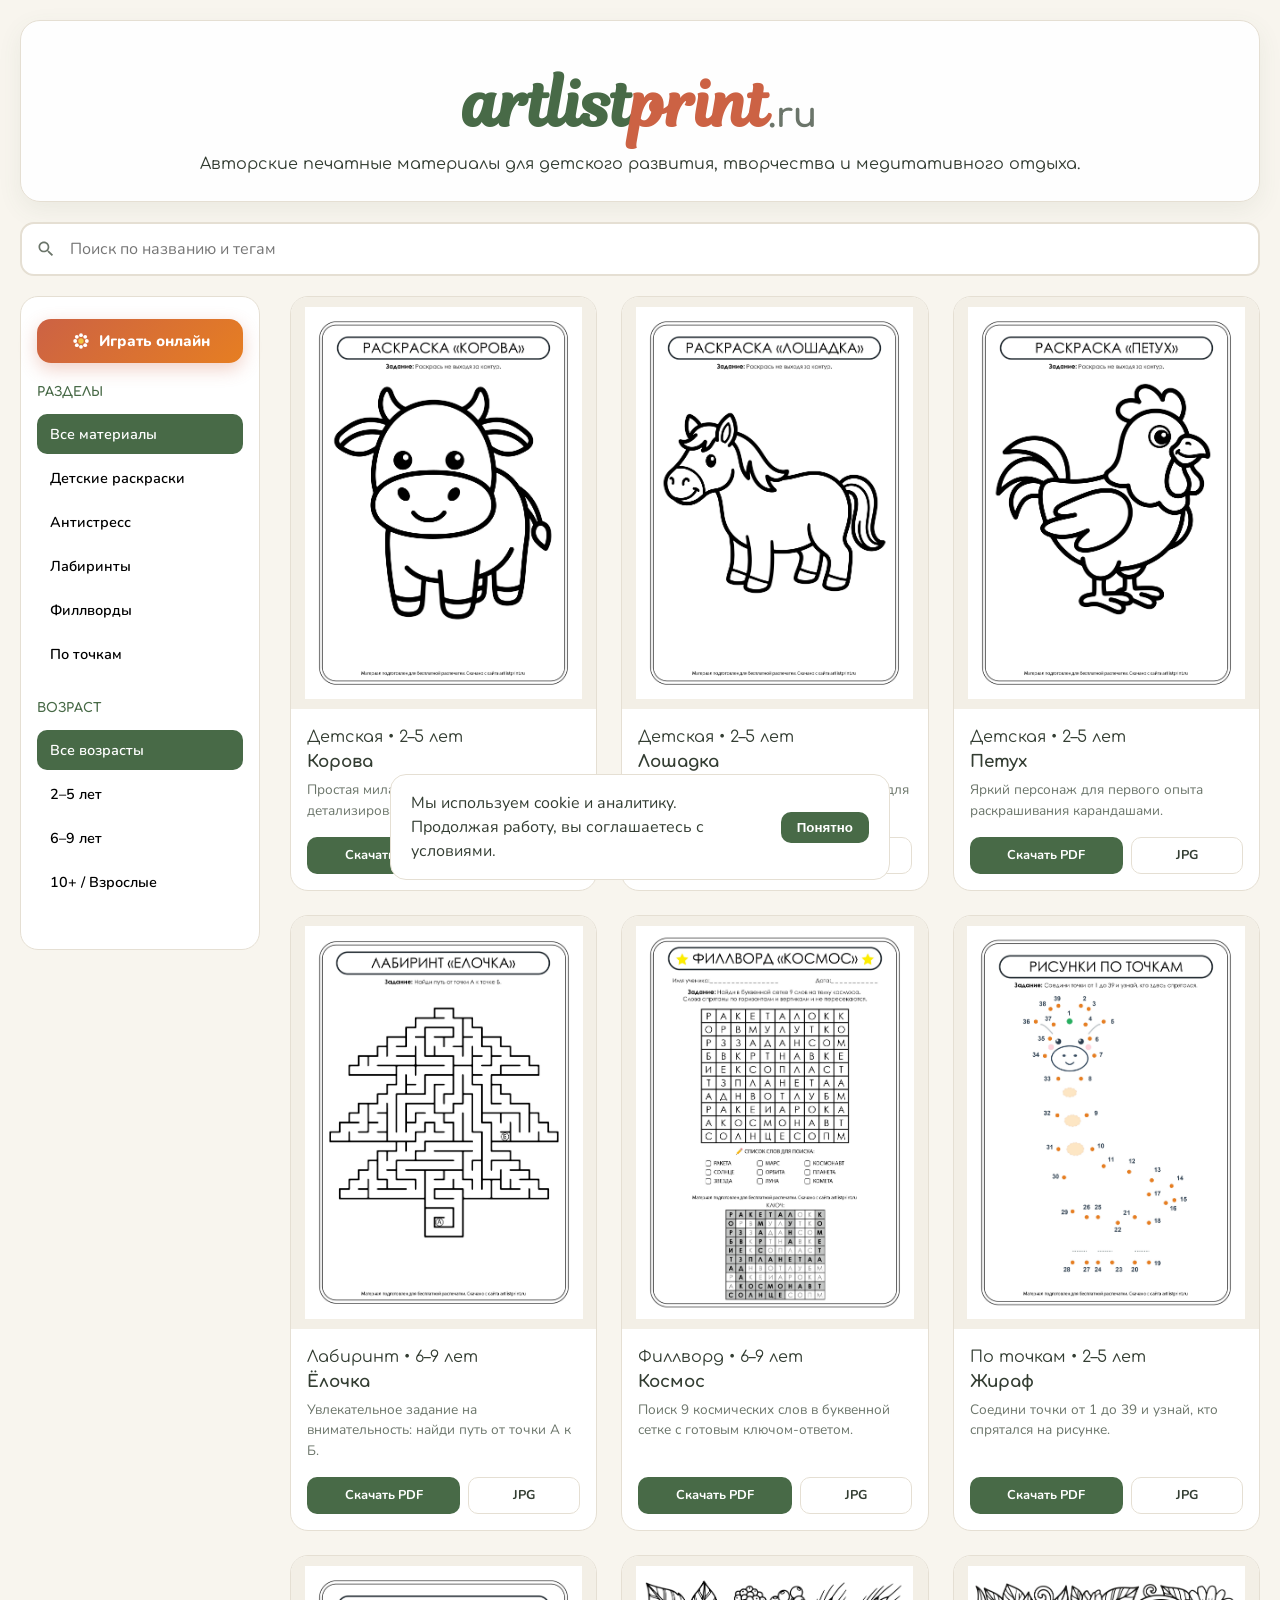
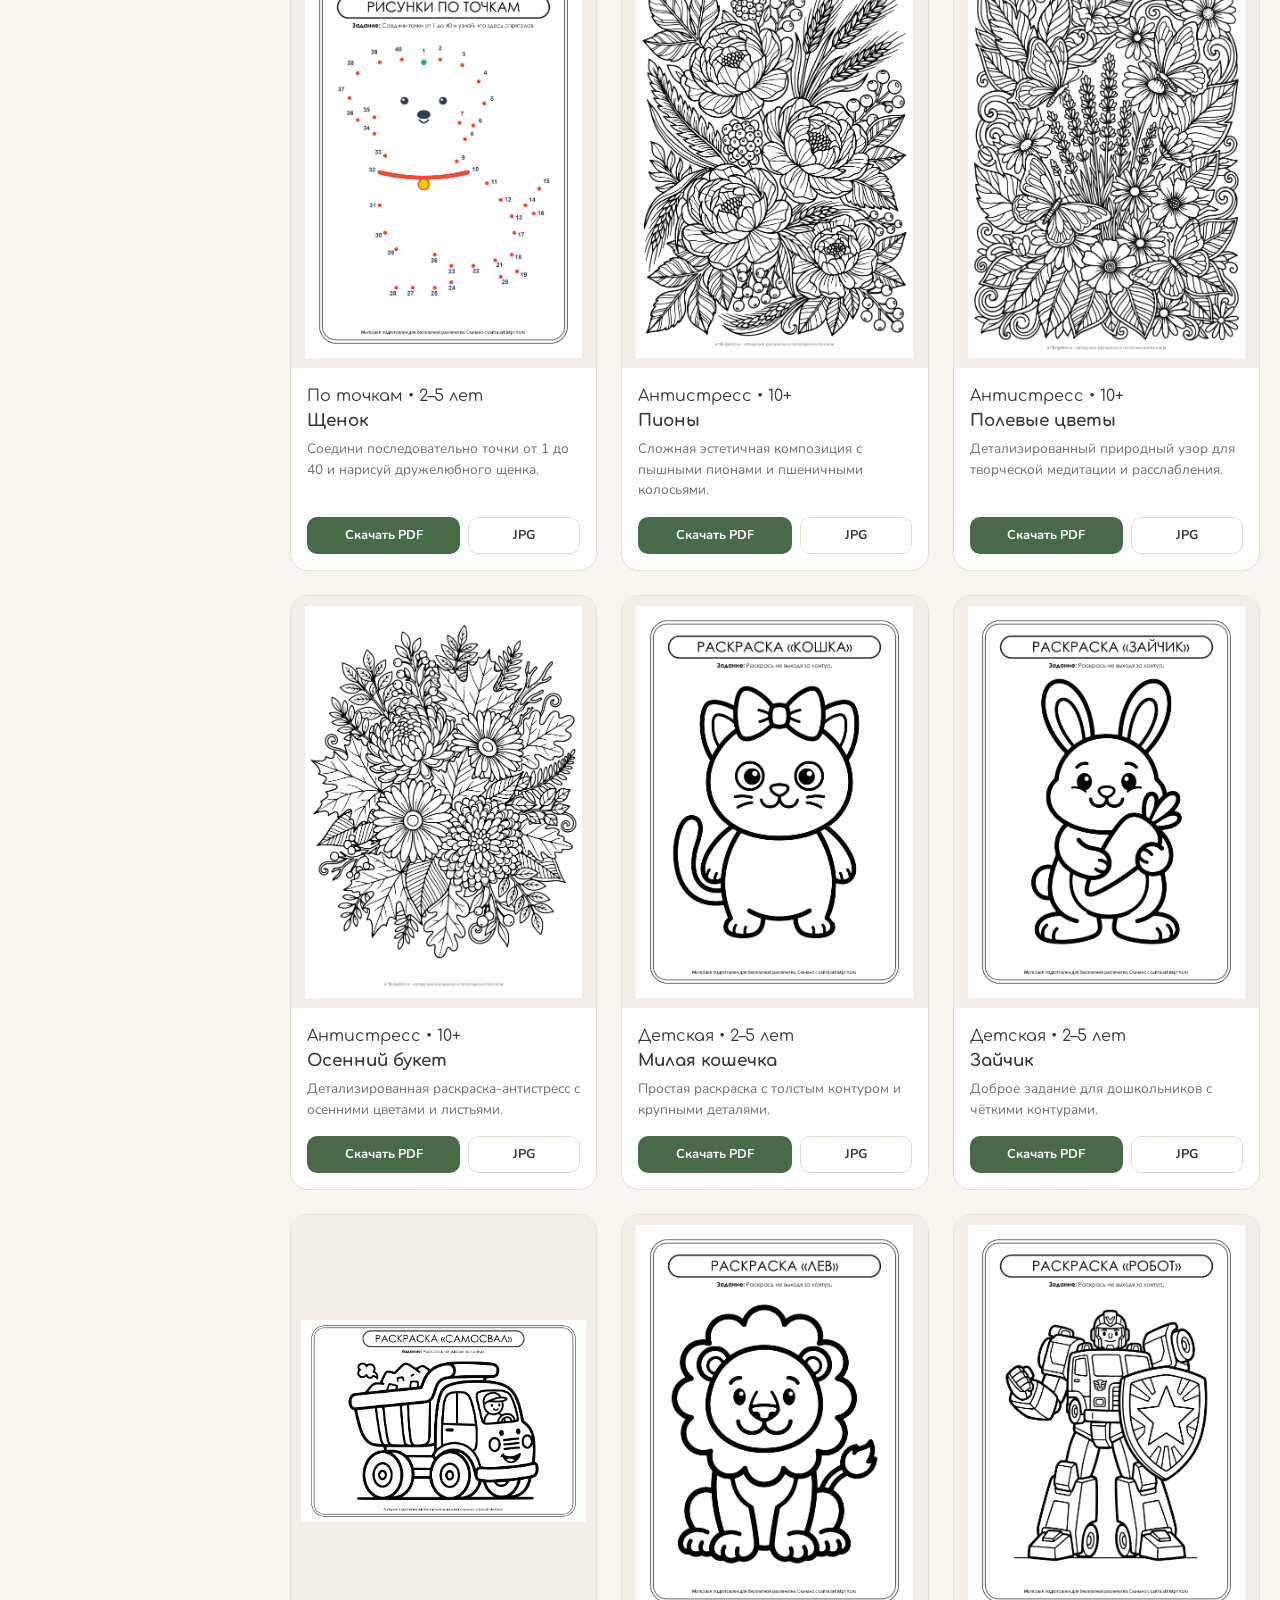
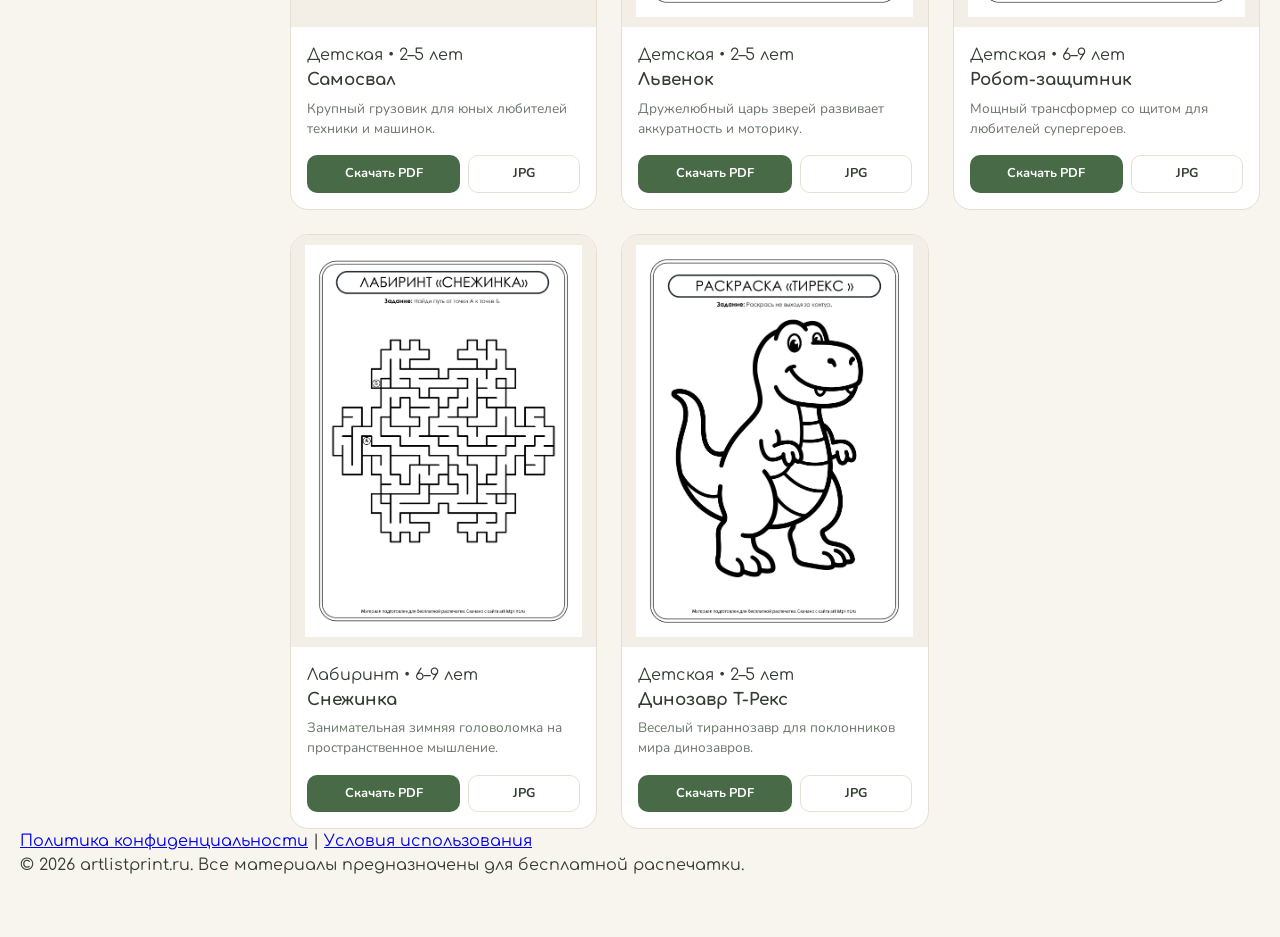
<file: index.html>
<!DOCTYPE html>
<html lang="ru">
<head>
    <meta charset="UTF-8">
    <meta name="viewport" content="width=device-width, initial-scale=1.0">
    <title>artlistprint.ru — Авторские печатные материалы и раскраски</title>

    <meta name="description" content="Бесплатные авторские раскраски для детей, лабиринты, филлворды и антистресс-картинки для распечатки на формате А4.">
    <link rel="icon" href="favicon.png" type="image/png">

    <link rel="preconnect" href="https://fonts.googleapis.com">
    <link rel="preconnect" href="https://fonts.gstatic.com" crossorigin>
    <link href="https://fonts.googleapis.com/css2?family=Caveat:wght@600;700&family=Comfortaa:wght@400;600;700&family=Nunito:wght@400;600;700;800&display=swap" rel="stylesheet">

    <link rel="stylesheet" href="css/main.css">
    <link rel="stylesheet" href="css/game.css">

    <!-- Yandex.Metrika -->
    <script type="text/javascript">
        (function(m,e,t,r,i,k,a){
            m[i]=m[i]||function(){(m[i].a=m[i].a||[]).push(arguments)};
            m[i].l=1*new Date();
            for (var j = 0; j < document.scripts.length; j++) {if (document.scripts[j].src === r) { return; }}
            k=e.createElement(t),a=e.getElementsByTagName(t)[0],k.async=1,k.src=r,a.parentNode.insertBefore(k,a)
        })(window, document,'script','https://mc.yandex.ru/metrika/tag.js?id=111499772', 'ym');
        ym(111499772, 'init', {ssr:true, webvisor:true, clickmap:true, accurateTrackBounce:true, trackLinks:true});
    </script>
</head>
<body>
    <div class="container">
        <header>
            <a href="/" style="text-decoration: none;">
                <h1 class="site-title">
                    <span class="title-artlist">artlist</span><span class="title-print">print</span><span class="title-domain">.ru</span>
                </h1>
            </a>
            <p class="site-subtitle">Авторские печатные материалы для детского развития, творчества и медитативного отдыха.</p>
        </header>

        <div class="search-container">
            <svg class="search-icon" viewBox="0 0 24 24"><path d="M15.5 14h-.79l-.28-.27C15.41 12.59 16 11.11 16 9.5 16 5.91 13.09 3 9.5 3S3 5.91 3 9.5 5.91 16 9.5 16c1.61 0 3.09-.59 4.23-1.57l.27.28v.79l5 4.99L20.49 19l-4.99-5zm-6 0C7.01 14 5 11.99 5 9.5S7.01 5 9.5 5 14 7.01 14 9.5 11.99 14 9.5 14z"/></svg>
            <input type="text" id="search-input" class="search-input" oninput="applyFilters()" placeholder="Поиск по названию и тегам">
        </div>

        <div class="main-layout">
            <aside class="sidebar">
                <button class="game-launch-btn" onclick="openGameModal()">
                    <svg class="daisy-icon" viewBox="0 0 24 24" fill="none" style="width:20px;height:20px;">
                        <circle cx="12" cy="5" r="2.3" fill="#ffffff"/><circle cx="12" cy="19" r="2.3" fill="#ffffff"/>
                        <circle cx="5" cy="12" r="2.3" fill="#ffffff"/><circle cx="19" cy="12" r="2.3" fill="#ffffff"/>
                        <circle cx="7" cy="7" r="2.3" fill="#ffffff"/><circle cx="17" cy="17" r="2.3" fill="#ffffff"/>
                        <circle cx="7" cy="17" r="2.3" fill="#ffffff"/><circle cx="17" cy="7" r="2.3" fill="#ffffff"/>
                        <circle cx="12" cy="12" r="3.2" fill="var(--accent-yellow)"/>
                    </svg>
                    <span>Играть онлайн</span>
                </button>

                <div class="filter-group" id="category-filters">
                    <div class="filter-title">Разделы</div>
                    <div class="filter-options">
                        <button class="filter-btn active" onclick="filterItems('cat', 'all', this)">Все материалы</button>
                        <button class="filter-btn" onclick="filterItems('cat', 'kids', this)">Детские раскраски</button>
                        <button class="filter-btn" onclick="filterItems('cat', 'antistress', this)">Антистресс</button>
                        <button class="filter-btn" onclick="filterItems('cat', 'mazes', this)">Лабиринты</button>
                        <button class="filter-btn" onclick="filterItems('cat', 'fillwords', this)">Филлворды</button>
                        <button class="filter-btn" onclick="filterItems('cat', 'dots', this)">По точкам</button>
                    </div>
                </div>

                <div class="filter-group" id="age-filters">
                    <div class="filter-title">Возраст</div>
                    <div class="filter-options">
                        <button class="filter-btn active" onclick="filterItems('age', 'all', this)">Все возрасты</button>
                        <button class="filter-btn" onclick="filterItems('age', '2-5', this)">2–5 лет</button>
                        <button class="filter-btn" onclick="filterItems('age', '6-9', this)">6–9 лет</button>
                        <button class="filter-btn" onclick="filterItems('age', 'adult', this)">10+ / Взрослые</button>
                    </div>
                </div>
            </aside>

            <main class="cards-grid" id="cards-grid">
                <!-- КАТАЛОГ КАРТОЧЕК -->
                <div class="card" data-category="kids" data-age="2-5" data-tags="животные животное корова ферма милая детская скот бык">
                    <div class="card-image-wrapper" onclick="openModal('preview/cow coloring book.jpg')">
                        <div class="card-image" style="background-image: url('preview/cow coloring book.jpg');"></div>
                    </div>
                    <div class="card-body">
                        <span class="card-category">Детская • 2–5 лет</span>
                        <h3 class="card-title">Корова</h3>
                        <p class="card-desc">Простая милая раскраска с крупными детализированными контурами.</p>
                        <div class="card-actions">
                            <a href="pdf/cow coloring book.pdf" class="btn btn-pdf" download>Скачать PDF</a>
                            <a href="preview/cow coloring book.jpg" class="btn btn-jpg" download>JPG</a>
                        </div>
                    </div>
                </div>

                <div class="card" data-category="kids" data-age="2-5" data-tags="животные животное лошадь лошадка ферма конь пони">
                    <div class="card-image-wrapper" onclick="openModal('preview/horse coloring book.jpg')">
                        <div class="card-image" style="background-image: url('preview/horse coloring book.jpg');"></div>
                    </div>
                    <div class="card-body">
                        <span class="card-category">Детская • 2–5 лет</span>
                        <h3 class="card-title">Лошадка</h3>
                        <p class="card-desc">Доброе животное с четкими линиями для самых маленьких.</p>
                        <div class="card-actions">
                            <a href="pdf/horse coloring book.pdf" class="btn btn-pdf" download>Скачать PDF</a>
                            <a href="preview/horse coloring book.jpg" class="btn btn-jpg" download>JPG</a>
                        </div>
                    </div>
                </div>

                <div class="card" data-category="kids" data-age="2-5" data-tags="животные животное петух птица ферма деревня курица">
                    <div class="card-image-wrapper" onclick="openModal('preview/rooster coloring book.jpg')">
                        <div class="card-image" style="background-image: url('preview/rooster coloring book.jpg');"></div>
                    </div>
                    <div class="card-body">
                        <span class="card-category">Детская • 2–5 лет</span>
                        <h3 class="card-title">Петух</h3>
                        <p class="card-desc">Яркий персонаж для первого опыта раскрашивания карандашами.</p>
                        <div class="card-actions">
                            <a href="pdf/rooster coloring book.pdf" class="btn btn-pdf" download>Скачать PDF</a>
                            <a href="preview/rooster coloring book.jpg" class="btn btn-jpg" download>JPG</a>
                        </div>
                    </div>
                </div>

                <div class="card" data-category="mazes" data-age="6-9" data-tags="новый год елочка елка праздник зима лабиринт рождество">
                    <div class="card-image-wrapper" onclick="openModal('preview/Christmas tree maze.jpg')">
                        <div class="card-image" style="background-image: url('preview/Christmas tree maze.jpg');"></div>
                    </div>
                    <div class="card-body">
                        <span class="card-category">Лабиринт • 6–9 лет</span>
                        <h3 class="card-title">Ёлочка</h3>
                        <p class="card-desc">Увлекательное задание на внимательность: найди путь от точки А к Б.</p>
                        <div class="card-actions">
                            <a href="pdf/Christmas tree maze.pdf" class="btn btn-pdf" download>Скачать PDF</a>
                            <a href="preview/Christmas tree maze.jpg" class="btn btn-jpg" download>JPG</a>
                        </div>
                    </div>
                </div>

                <div class="card" data-category="fillwords" data-age="6-9" data-tags="космос филлворд ракета звезды слова поиск планеты">
                    <div class="card-image-wrapper" onclick="openModal('preview/fillword Cosmos.jpg')">
                        <div class="card-image" style="background-image: url('preview/fillword Cosmos.jpg');"></div>
                    </div>
                    <div class="card-body">
                        <span class="card-category">Филлворд • 6–9 лет</span>
                        <h3 class="card-title">Космос</h3>
                        <p class="card-desc">Поиск 9 космических слов в буквенной сетке с готовым ключом-ответом.</p>
                        <div class="card-actions">
                            <a href="pdf/fillword cosmos.pdf" class="btn btn-pdf" download>Скачать PDF</a>
                            <a href="preview/fillword Cosmos.jpg" class="btn btn-jpg" download>JPG</a>
                        </div>
                    </div>
                </div>

                <div class="card" data-category="dots" data-age="2-5" data-tags="животные животное жираф точки соедини по точкам цифры африка">
                    <div class="card-image-wrapper" onclick="openModal('preview/giraffe by dots.jpg')">
                        <div class="card-image" style="background-image: url('preview/giraffe by dots.jpg');"></div>
                    </div>
                    <div class="card-body">
                        <span class="card-category">По точкам • 2–5 лет</span>
                        <h3 class="card-title">Жираф</h3>
                        <p class="card-desc">Соедини точки от 1 до 39 и узнай, кто спрятался на рисунке.</p>
                        <div class="card-actions">
                            <a href="pdf/giraffe by dots.pdf" class="btn btn-pdf" download>Скачать PDF</a>
                            <a href="preview/giraffe by dots.jpg" class="btn btn-jpg" download>JPG</a>
                        </div>
                    </div>
                </div>

                <div class="card" data-category="dots" data-age="2-5" data-tags="животные животное щенок собака пёс точки соедини цифры питомец">
                    <div class="card-image-wrapper" onclick="openModal('preview/puppy by the dots.jpg')">
                        <div class="card-image" style="background-image: url('preview/puppy by the dots.jpg');"></div>
                    </div>
                    <div class="card-body">
                        <span class="card-category">По точкам • 2–5 лет</span>
                        <h3 class="card-title">Щенок</h3>
                        <p class="card-desc">Соедини последовательно точки от 1 до 40 и нарисуй дружелюбного щенка.</p>
                        <div class="card-actions">
                            <a href="pdf/puppy by the dots.pdf" class="btn btn-pdf" download>Скачать PDF</a>
                            <a href="preview/puppy by the dots.jpg" class="btn btn-jpg" download>JPG</a>
                        </div>
                    </div>
                </div>

                <div class="card" data-category="antistress" data-age="adult" data-tags="цветы пионы антистресс природа растения букет флора">
                    <div class="card-image-wrapper" onclick="openModal('preview/pions.jpg')">
                        <div class="card-image" style="background-image: url('preview/pions.jpg');"></div>
                    </div>
                    <div class="card-body">
                        <span class="card-category">Антистресс • 10+</span>
                        <h3 class="card-title">Пионы</h3>
                        <p class="card-desc">Сложная эстетичная композиция с пышными пионами и пшеничными колосьями.</p>
                        <div class="card-actions">
                            <a href="pdf/pions.pdf" class="btn btn-pdf" download>Скачать PDF</a>
                            <a href="preview/pions.jpg" class="btn btn-jpg" download>JPG</a>
                        </div>
                    </div>
                </div>

                <div class="card" data-category="antistress" data-age="adult" data-tags="цветы бабочки природа антистресс полевые цветы лето">
                    <div class="card-image-wrapper" onclick="openModal('preview/wildflowers and butterflies.jpg')">
                        <div class="card-image" style="background-image: url('preview/wildflowers and butterflies.jpg');"></div>
                    </div>
                    <div class="card-body">
                        <span class="card-category">Антистресс • 10+</span>
                        <h3 class="card-title">Полевые цветы</h3>
                        <p class="card-desc">Детализированный природный узор для творческой медитации и расслабления.</p>
                        <div class="card-actions">
                            <a href="pdf/wildflowers and butterflies.pdf" class="btn btn-pdf" download>Скачать PDF</a>
                            <a href="preview/wildflowers and butterflies.jpg" class="btn btn-jpg" download>JPG</a>
                        </div>
                    </div>
                </div>

                <div class="card" data-category="antistress" data-age="adult" data-tags="осенний букет антистресс цветы листья хризантемы герберы сложная раскраска">
                    <div class="card-image-wrapper" onclick="openModal('preview/autumn_bouquet.jpg')">
                        <div class="card-image" style="background-image: url('preview/autumn_bouquet.jpg');"></div>
                    </div>
                    <div class="card-body">
                        <span class="card-category">Антистресс • 10+</span>
                        <h3 class="card-title">Осенний букет</h3>
                        <p class="card-desc">Детализированная раскраска-антистресс с осенними цветами и листьями.</p>
                        <div class="card-actions">
                            <a href="pdf/autumn_bouquet.pdf" class="btn btn-pdf" download>Скачать PDF</a>
                            <a href="preview/autumn_bouquet.jpg" class="btn btn-jpg" download>JPG</a>
                        </div>
                    </div>
                </div>

                <div class="card" data-category="kids" data-age="2-5" data-tags="кошка котик животные простые раскраски для малышей крупный контур">
                    <div class="card-image-wrapper" onclick="openModal('preview/cat_coloring.jpg')">
                        <div class="card-image" style="background-image: url('preview/cat_coloring.jpg');"></div>
                    </div>
                    <div class="card-body">
                        <span class="card-category">Детская • 2–5 лет</span>
                        <h3 class="card-title">Милая кошечка</h3>
                        <p class="card-desc">Простая раскраска с толстым контуром и крупными деталями.</p>
                        <div class="card-actions">
                            <a href="pdf/cat_coloring.pdf" class="btn btn-pdf" download>Скачать PDF</a>
                            <a href="preview/cat_coloring.jpg" class="btn btn-jpg" download>JPG</a>
                        </div>
                    </div>
                </div>

                <div class="card" data-category="kids" data-age="2-5" data-tags="зайчик кролик морковка животные раскраски для детей">
                    <div class="card-image-wrapper" onclick="openModal('preview/bunny_carrot.jpg')">
                        <div class="card-image" style="background-image: url('preview/bunny_carrot.jpg');"></div>
                    </div>
                    <div class="card-body">
                        <span class="card-category">Детская • 2–5 лет</span>
                        <h3 class="card-title">Зайчик</h3>
                        <p class="card-desc">Доброе задание для дошкольников с чёткими контурами.</p>
                        <div class="card-actions">
                            <a href="pdf/bunny_carrot.pdf" class="btn btn-pdf" download>Скачать PDF</a>
                            <a href="preview/bunny_carrot.jpg" class="btn btn-jpg" download>JPG</a>
                        </div>
                    </div>
                </div>

                <div class="card" data-category="kids" data-age="2-5" data-tags="самосвал машинки грузовик стройка транспорт для мальчиков">
                    <div class="card-image-wrapper" onclick="openModal('preview/dump_truck.jpg')">
                        <div class="card-image" style="background-image: url('preview/dump_truck.jpg');"></div>
                    </div>
                    <div class="card-body">
                        <span class="card-category">Детская • 2–5 лет</span>
                        <h3 class="card-title">Самосвал</h3>
                        <p class="card-desc">Крупный грузовик для юных любителей техники и машинок.</p>
                        <div class="card-actions">
                            <a href="pdf/dump_truck.pdf" class="btn btn-pdf" download>Скачать PDF</a>
                            <a href="preview/dump_truck.jpg" class="btn btn-jpg" download>JPG</a>
                        </div>
                    </div>
                </div>

                <div class="card" data-category="kids" data-age="2-5" data-tags="лев царь зверей дикие животные саванна раскраска для детей">
                    <div class="card-image-wrapper" onclick="openModal('preview/lion_coloring.jpg')">
                        <div class="card-image" style="background-image: url('preview/lion_coloring.jpg');"></div>
                    </div>
                    <div class="card-body">
                        <span class="card-category">Детская • 2–5 лет</span>
                        <h3 class="card-title">Львенок</h3>
                        <p class="card-desc">Дружелюбный царь зверей развивает аккуратность и моторику.</p>
                        <div class="card-actions">
                            <a href="pdf/lion_coloring.pdf" class="btn btn-pdf" download>Скачать PDF</a>
                            <a href="preview/lion_coloring.jpg" class="btn btn-jpg" download>JPG</a>
                        </div>
                    </div>
                </div>

                <div class="card" data-category="kids" data-age="6-9" data-tags="робот трансформер щит фантастика техника для мальчиков">
                    <div class="card-image-wrapper" onclick="openModal('preview/robot_coloring.jpg')">
                        <div class="card-image" style="background-image: url('preview/robot_coloring.jpg');"></div>
                    </div>
                    <div class="card-body">
                        <span class="card-category">Детская • 6–9 лет</span>
                        <h3 class="card-title">Робот-защитник</h3>
                        <p class="card-desc">Мощный трансформер со щитом для любителей супергероев.</p>
                        <div class="card-actions">
                            <a href="pdf/robot_coloring.pdf" class="btn btn-pdf" download>Скачать PDF</a>
                            <a href="preview/robot_coloring.jpg" class="btn btn-jpg" download>JPG</a>
                        </div>
                    </div>
                </div>

                <div class="card" data-category="mazes" data-age="6-9" data-tags="лабиринт снежинка зима логика головоломка развивашка">
                    <div class="card-image-wrapper" onclick="openModal('preview/snowflake_maze.jpg')">
                        <div class="card-image" style="background-image: url('preview/snowflake_maze.jpg');"></div>
                    </div>
                    <div class="card-body">
                        <span class="card-category">Лабиринт • 6–9 лет</span>
                        <h3 class="card-title">Снежинка</h3>
                        <p class="card-desc">Занимательная зимняя головоломка на пространственное мышление.</p>
                        <div class="card-actions">
                            <a href="pdf/snowflake_maze.pdf" class="btn btn-pdf" download>Скачать PDF</a>
                            <a href="preview/snowflake_maze.jpg" class="btn btn-jpg" download>JPG</a>
                        </div>
                    </div>
                </div>

                <div class="card" data-category="kids" data-age="2-5" data-tags="тирекс тираннозавр динозавры древний мир раскраска для детей">
                    <div class="card-image-wrapper" onclick="openModal('preview/trex_coloring.jpg')">
                        <div class="card-image" style="background-image: url('preview/trex_coloring.jpg');"></div>
                    </div>
                    <div class="card-body">
                        <span class="card-category">Детская • 2–5 лет</span>
                        <h3 class="card-title">Динозавр Т-Рекс</h3>
                        <p class="card-desc">Веселый тираннозавр для поклонников мира динозавров.</p>
                        <div class="card-actions">
                            <a href="pdf/trex_coloring.pdf" class="btn btn-pdf" download>Скачать PDF</a>
                            <a href="preview/trex_coloring.jpg" class="btn btn-jpg" download>JPG</a>
                        </div>
                    </div>
                </div>
                <!-- Дополнительные карточки подключаются по аналогии -->
            </main>
        </div>

        <footer>
            <p><a href="privacy.html">Политика конфиденциальности</a> | <a href="terms.html">Условия использования</a></p>
            <p>© 2026 artlistprint.ru. Все материалы предназначены для бесплатной распечатки.</p>
        </footer>
    </div>

    <!-- Модальное окно предпросмотра -->
    <div id="image-modal" class="modal" onclick="closeModal()">
        <span class="modal-close">&times;</span>
        <img class="modal-content" id="modal-img" alt="Предпросмотр">
    </div>

    <!-- Полноэкранный онлайн-редактор -->
    <div id="game-modal" class="modal">
        <div class="game-modal-body">
            <div class="game-header">
                <h2 id="game-header-title">🌼 Онлайн Раскраски</h2>
                <button class="game-close-btn" onclick="closeGameModal()">&times;</button>
            </div>

            <!-- Экран 1: Выбор категории и карточек -->
            <div id="game-selection-view" class="game-selection-view">
                <div class="game-filter-tabs">
                    <button class="game-tab-btn active" onclick="switchGameTab('all', this)">Все</button>
                    <button class="game-tab-btn" onclick="switchGameTab('kids', this)">Детские (2-9 лет)</button>
                    <button class="game-tab-btn" onclick="switchGameTab('adult', this)">Антистресс (10+)</button>
                </div>
                <div class="game-grid" id="game-grid"></div>
            </div>

            <!-- Экран 2: Холст с панелью -->
            <div id="game-editor-view" class="game-editor-view">
                <div class="game-toolbar">
                    <div class="tool-group">
                        <button class="tool-btn" onclick="backToGameSelection()">⬅️ Каталог</button>
                        <button class="tool-btn active" id="btn-brush" onclick="setTool('brush')">🖌️ Кисть</button>
                        <button class="tool-btn" id="btn-fill" onclick="setTool('fill')">🪣 Заливка</button>
                        <button class="tool-btn" id="btn-eraser" onclick="setTool('eraser')">🧹 Ластик</button>
                        <button class="tool-btn" id="btn-pan" onclick="setTool('pan')">✋ Двигать</button>
                    </div>

                    <div class="tool-group">
                        <div class="tool-slider">
                            <span>Размер:</span>
                            <input type="range" id="tool-size" min="4" max="80" value="20" oninput="updateToolSettings()">
                        </div>
                        <div class="tool-slider">
                            <span>Прозрачность:</span>
                            <input type="range" id="tool-opacity" min="0.1" max="1" step="0.05" value="0.9" oninput="updateToolSettings()">
                        </div>
                    </div>

                    <div class="color-palette">
                        <div class="color-swatch active" style="background: #e74c3c;" onclick="setColor('#e74c3c', this)"></div>
                        <div class="color-swatch" style="background: #e67e22;" onclick="setColor('#e67e22', this)"></div>
                        <div class="color-swatch" style="background: #f1c40f;" onclick="setColor('#f1c40f', this)"></div>
                        <div class="color-swatch" style="background: #2ecc71;" onclick="setColor('#2ecc71', this)"></div>
                        <div class="color-swatch" style="background: #3498db;" onclick="setColor('#3498db', this)"></div>
                        <div class="color-swatch" style="background: #9b59b6;" onclick="setColor('#9b59b6', this)"></div>
                        <input type="color" id="custom-color" value="#e74c3c" onchange="setColor(this.value, null)">
                    </div>

                    <div class="tool-group">
                        <button class="tool-btn" onclick="resetCanvas()">🔄 Сброс</button>
                        <button class="tool-btn" style="background: var(--primary-sage); color:#fff;" onclick="saveCanvas()">💾 Сохранить</button>
                    </div>
                </div>

                <div class="canvas-container" id="canvas-container">
                    <div class="canvas-wrapper" id="canvas-wrapper">
                        <canvas id="drawing-canvas"></canvas>
                        <canvas id="template-canvas"></canvas>
                    </div>
                </div>
            </div>
        </div>
    </div>

    <!-- Cookie Banner -->
    <div id="cookie-banner">
        <p>Мы используем cookie и аналитику. Продолжая работу, вы соглашаетесь с условиями.</p>
        <button onclick="acceptCookies()">Понятно</button>
    </div>

    <script src="js/catalog.js"></script>
    <script src="js/game-core.js"></script>
    <script src="js/game-ui.js"></script>
</body>
</html>
</file>
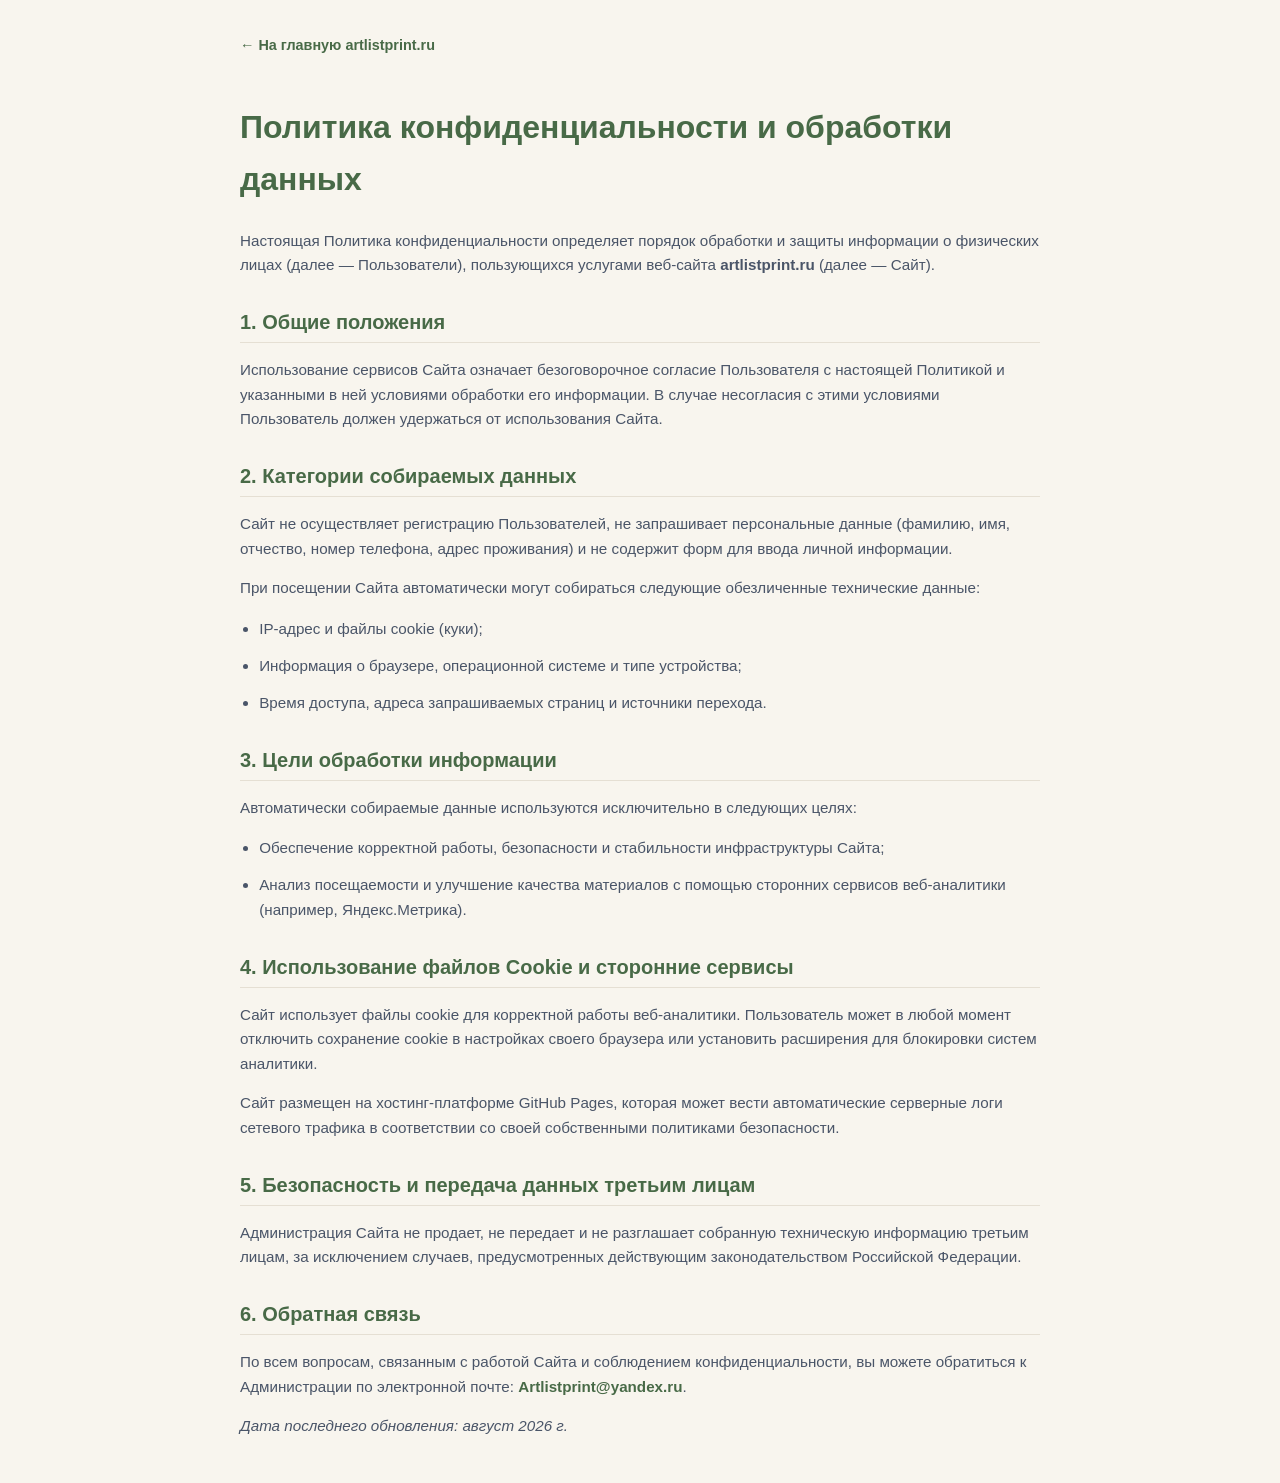
<file: privacy.html>
<!DOCTYPE html>
<html lang="ru">
<head>
    <meta charset="UTF-8">
    <meta name="viewport" content="width=device-width, initial-scale=1.0">
    <title>Политика конфиденциальности — artlistprint.ru</title>
    <style>
        body { font-family: -apple-system, BlinkMacSystemFont, 'Segoe UI', Roboto, sans-serif; line-height: 1.6; max-width: 800px; margin: 0 auto; padding: 2rem 1rem; color: #333d32; background-color: #f8f5ee; }
        h1 { font-size: 2rem; margin-bottom: 1.5rem; color: #486a47; }
        h2 { font-size: 1.25rem; margin-top: 1.8rem; margin-bottom: 0.6rem; color: #486a47; border-bottom: 1px solid #e5dfd3; padding-bottom: 4px; }
        p, li { font-size: 0.95rem; margin-bottom: 0.8rem; color: #4a5568; }
        ul { padding-left: 1.2rem; margin-bottom: 1rem; }
        a { color: #486a47; font-weight: 600; text-decoration: none; }
        a:hover { text-decoration: underline; }
        .back-link { display: inline-block; margin-bottom: 1.5rem; font-size: 0.9rem; }
    </style>
</head>
<body>
    <a href="/" class="back-link">← На главную artlistprint.ru</a>
    
    <h1>Политика конфиденциальности и обработки данных</h1>
    <p>Настоящая Политика конфиденциальности определяет порядок обработки и защиты информации о физических лицах (далее — Пользователи), пользующихся услугами веб-сайта <strong>artlistprint.ru</strong> (далее — Сайт).</p>
    
    <h2>1. Общие положения</h2>
    <p>Использование сервисов Сайта означает безоговорочное согласие Пользователя с настоящей Политикой и указанными в ней условиями обработки его информации. В случае несогласия с этими условиями Пользователь должен удержаться от использования Сайта.</p>

    <h2>2. Категории собираемых данных</h2>
    <p>Сайт не осуществляет регистрацию Пользователей, не запрашивает персональные данные (фамилию, имя, отчество, номер телефона, адрес проживания) и не содержит форм для ввода личной информации.</p>
    <p>При посещении Сайта автоматически могут собираться следующие обезличенные технические данные:</p>
    <ul>
        <li>IP-адрес и файлы cookie (куки);</li>
        <li>Информация о браузере, операционной системе и типе устройства;</li>
        <li>Время доступа, адреса запрашиваемых страниц и источники перехода.</li>
    </ul>

    <h2>3. Цели обработки информации</h2>
    <p>Автоматически собираемые данные используются исключительно в следующих целях:</p>
    <ul>
        <li>Обеспечение корректной работы, безопасности и стабильности инфраструктуры Сайта;</li>
        <li>Анализ посещаемости и улучшение качества материалов с помощью сторонних сервисов веб-аналитики (например, Яндекс.Метрика).</li>
    </ul>

    <h2>4. Использование файлов Cookie и сторонние сервисы</h2>
    <p>Сайт использует файлы cookie для корректной работы веб-аналитики. Пользователь может в любой момент отключить сохранение cookie в настройках своего браузера или установить расширения для блокировки систем аналитики.</p>
    <p>Сайт размещен на хостинг-платформе GitHub Pages, которая может вести автоматические серверные логи сетевого трафика в соответствии со своей собственными политиками безопасности.</p>

    <h2>5. Безопасность и передача данных третьим лицам</h2>
    <p>Администрация Сайта не продает, не передает и не разглашает собранную техническую информацию третьим лицам, за исключением случаев, предусмотренных действующим законодательством Российской Федерации.</p>

    <h2>6. Обратная связь</h2>
    <p>По всем вопросам, связанным с работой Сайта и соблюдением конфиденциальности, вы можете обратиться к Администрации по электронной почте: <a href="mailto:Artlistprint@yandex.ru">Artlistprint@yandex.ru</a>.</p>
    <p><em>Дата последнего обновления: август 2026 г.</em></p>
</body>
</html>
</file>
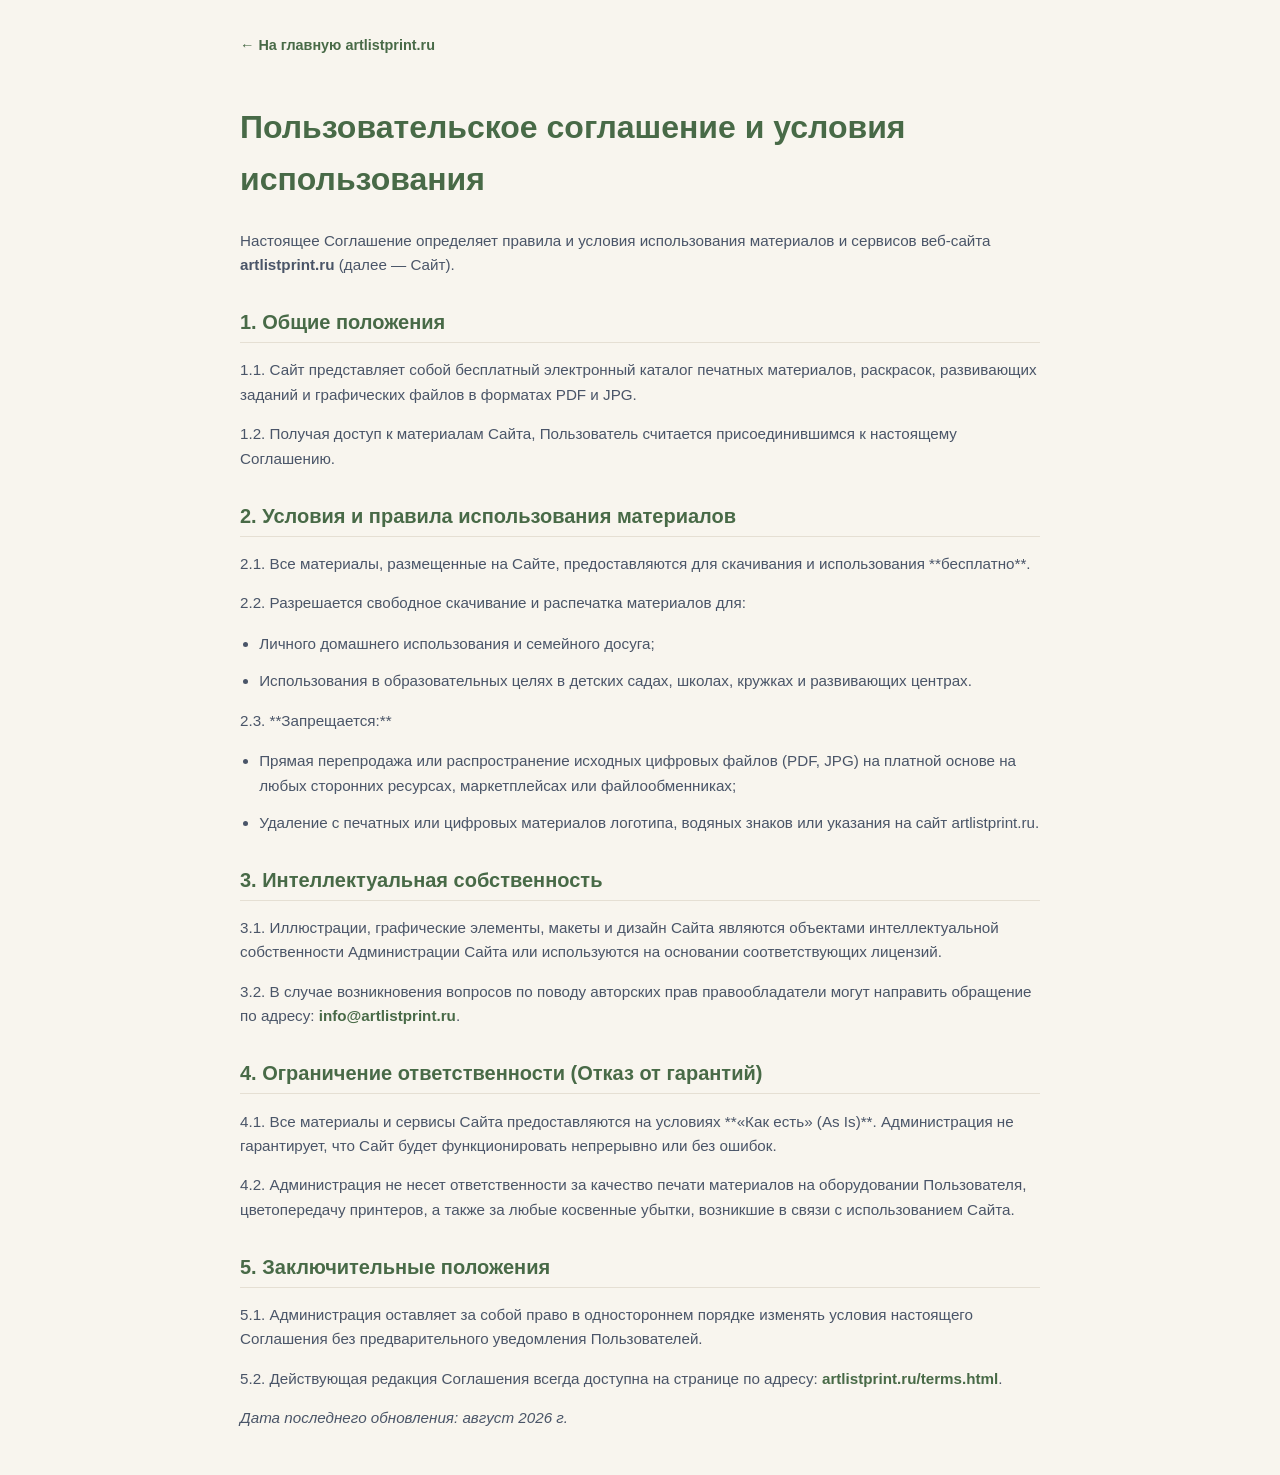
<file: terms.html>
<!DOCTYPE html>
<html lang="ru">
<head>
    <meta charset="UTF-8">
    <meta name="viewport" content="width=device-width, initial-scale=1.0">
    <title>Условия использования — artlistprint.ru</title>
    <style>
        body { font-family: -apple-system, BlinkMacSystemFont, 'Segoe UI', Roboto, sans-serif; line-height: 1.6; max-width: 800px; margin: 0 auto; padding: 2rem 1rem; color: #333d32; background-color: #f8f5ee; }
        h1 { font-size: 2rem; margin-bottom: 1.5rem; color: #486a47; }
        h2 { font-size: 1.25rem; margin-top: 1.8rem; margin-bottom: 0.6rem; color: #486a47; border-bottom: 1px solid #e5dfd3; padding-bottom: 4px; }
        p, li { font-size: 0.95rem; margin-bottom: 0.8rem; color: #4a5568; }
        ul { padding-left: 1.2rem; margin-bottom: 1rem; }
        a { color: #486a47; font-weight: 600; text-decoration: none; }
        a:hover { text-decoration: underline; }
        .back-link { display: inline-block; margin-bottom: 1.5rem; font-size: 0.9rem; }
    </style>
</head>
<body>
    <a href="/" class="back-link">← На главную artlistprint.ru</a>
    
    <h1>Пользовательское соглашение и условия использования</h1>
    <p>Настоящее Соглашение определяет правила и условия использования материалов и сервисов веб-сайта <strong>artlistprint.ru</strong> (далее — Сайт).</p>
    
    <h2>1. Общие положения</h2>
    <p>1.1. Сайт представляет собой бесплатный электронный каталог печатных материалов, раскрасок, развивающих заданий и графических файлов в форматах PDF и JPG.</p>
    <p>1.2. Получая доступ к материалам Сайта, Пользователь считается присоединившимся к настоящему Соглашению.</p>

    <h2>2. Условия и правила использования материалов</h2>
    <p>2.1. Все материалы, размещенные на Сайте, предоставляются для скачивания и использования **бесплатно**.</p>
    <p>2.2. Разрешается свободное скачивание и распечатка материалов для:</p>
    <ul>
        <li>Личного домашнего использования и семейного досуга;</li>
        <li>Использования в образовательных целях в детских садах, школах, кружках и развивающих центрах.</li>
    </ul>
    <p>2.3. **Запрещается:**</p>
    <ul>
        <li>Прямая перепродажа или распространение исходных цифровых файлов (PDF, JPG) на платной основе на любых сторонних ресурсах, маркетплейсах или файлообменниках;</li>
        <li>Удаление с печатных или цифровых материалов логотипа, водяных знаков или указания на сайт artlistprint.ru.</li>
    </ul>

    <h2>3. Интеллектуальная собственность</h2>
    <p>3.1. Иллюстрации, графические элементы, макеты и дизайн Сайта являются объектами интеллектуальной собственности Администрации Сайта или используются на основании соответствующих лицензий.</p>
    <p>3.2. В случае возникновения вопросов по поводу авторских прав правообладатели могут направить обращение по адресу: <a href="mailto:info@artlistprint.ru">info@artlistprint.ru</a>.</p>

    <h2>4. Ограничение ответственности (Отказ от гарантий)</h2>
    <p>4.1. Все материалы и сервисы Сайта предоставляются на условиях **«Как есть» (As Is)**. Администрация не гарантирует, что Сайт будет функционировать непрерывно или без ошибок.</p>
    <p>4.2. Администрация не несет ответственности за качество печати материалов на оборудовании Пользователя, цветопередачу принтеров, а также за любые косвенные убытки, возникшие в связи с использованием Сайта.</p>

    <h2>5. Заключительные положения</h2>
    <p>5.1. Администрация оставляет за собой право в одностороннем порядке изменять условия настоящего Соглашения без предварительного уведомления Пользователей.</p>
    <p>5.2. Действующая редакция Соглашения всегда доступна на странице по адресу: <a href="/terms.html">artlistprint.ru/terms.html</a>.</p>
    <p><em>Дата последнего обновления: август 2026 г.</em></p>
</body>
</html>
</file>
<file: css/main.css>
@font-face {
    font-family: 'Magnolia Script';
    src: url('../fonts/Magnolia.ttf') format('truetype');
    font-weight: normal;
    font-style: normal;
    font-display: swap;
}

:root {
    --bg-paper: #f8f5ee;
    --primary-sage: #486a47;
    --primary-sage-hover: #365235;
    --accent-terracotta: #cc6244;
    --accent-yellow: #f0c543;
    --text-main: #333d32;
    --text-muted: #6b756a;
    --card-bg: #ffffff;
    --border-soft: #e5dfd3;
    --shadow-soft: 0 8px 24px rgba(72, 106, 71, 0.08);
}

* { box-sizing: border-box; margin: 0; padding: 0; }

body {
    font-family: 'Comfortaa', cursive, sans-serif;
    background-color: var(--bg-paper);
    color: var(--text-main);
    line-height: 1.5;
    padding-bottom: 60px;
}

.container { max-width: 1380px; margin: 0 auto; padding: 0 20px; display: flex; flex-direction: column; }

header {
    text-align: center;
    padding: 35px 20px 25px;
    background-color: rgba(255, 255, 255, 0.92);
    border: 1px solid var(--border-soft);
    border-radius: 20px;
    margin: 20px 0;
    box-shadow: var(--shadow-soft);
}

.site-title { font-family: 'Magnolia Script', 'Caveat', cursive; font-size: 4rem; }
.title-artlist { color: var(--primary-sage); }
.title-print { color: var(--accent-terracotta); }
.title-domain { font-size: 2.2rem; color: var(--text-muted); font-family: 'Comfortaa', sans-serif; }

.search-container { margin-bottom: 20px; position: relative; width: 100%; }
.search-input {
    width: 100%; padding: 14px 20px 14px 48px;
    font-family: 'Nunito', sans-serif; font-size: 1rem;
    border: 2px solid var(--border-soft); border-radius: 14px;
    outline: none; transition: all 0.2s ease;
}
.search-input:focus { border-color: var(--primary-sage); }
.search-icon { position: absolute; left: 16px; top: 50%; transform: translateY(-50%); width: 20px; height: 20px; fill: var(--text-muted); }

.main-layout { display: grid; grid-template-columns: 240px 1fr; gap: 30px; align-items: start; }
.sidebar { background: var(--card-bg); padding: 22px 16px; border-radius: 18px; border: 1px solid var(--border-soft); position: sticky; top: 20px; }

.game-launch-btn {
    width: 100%; padding: 12px 14px; margin-bottom: 20px;
    background: linear-gradient(135deg, #cc6244 0%, #e67e22 100%);
    color: #ffffff; border: none; border-radius: 14px;
    font-family: 'Nunito', sans-serif; font-size: 0.95rem; font-weight: 800;
    cursor: pointer; display: flex; align-items: center; justify-content: center; gap: 8px;
    box-shadow: 0 6px 18px rgba(204, 98, 68, 0.3);
}

.filter-group { margin-bottom: 25px; }
.filter-title { font-size: 0.8rem; font-weight: 700; color: var(--primary-sage); text-transform: uppercase; margin-bottom: 12px; }
.filter-btn {
    display: block; width: 100%; text-align: left; padding: 9px 12px; margin-bottom: 4px;
    background: transparent; border: 1px solid transparent; border-radius: 10px;
    font-family: 'Nunito', sans-serif; font-size: 0.9rem; font-weight: 600; cursor: pointer;
}
.filter-btn.active { background-color: var(--primary-sage); color: #ffffff; }

.cards-grid { display: grid; grid-template-columns: repeat(3, 1fr); gap: 24px; }
.card { background: var(--card-bg); border-radius: 18px; border: 1px solid var(--border-soft); overflow: hidden; display: flex; flex-direction: column; }
.card-image-wrapper { position: relative; padding-top: 135%; background: #f3efe6; cursor: pointer; }
.card-image { position: absolute; inset: 10px; background-size: contain; background-repeat: no-repeat; background-position: center; }
.card-body { padding: 16px; display: flex; flex-direction: column; flex-grow: 1; }
.card-title { font-size: 1.05rem; margin-bottom: 6px; font-weight: 700; }
.card-desc { font-family: 'Nunito', sans-serif; font-size: 0.85rem; color: var(--text-muted); margin-bottom: 16px; flex-grow: 1; }
.card-actions { display: flex; gap: 8px; }

.btn { display: inline-flex; align-items: center; justify-content: center; padding: 8px 12px; font-size: 0.8rem; font-weight: 700; border-radius: 10px; text-decoration: none; font-family: 'Nunito', sans-serif; }
.btn-pdf { flex: 1.2; background-color: var(--primary-sage); color: #ffffff; }
.btn-jpg { flex: 0.8; border: 1px solid var(--border-soft); color: var(--text-main); }

.modal { display: none; position: fixed; z-index: 2000; inset: 0; background: rgba(30, 35, 30, 0.85); justify-content: center; align-items: center; padding: 20px; }
.modal-content { max-width: 90vw; max-height: 90vh; border-radius: 12px; background: #fff; }
.modal-close { position: absolute; top: 20px; right: 30px; color: #fff; font-size: 36px; cursor: pointer; }

#cookie-banner { display: none; position: fixed; bottom: 20px; left: 20px; right: 20px; max-width: 500px; margin: 0 auto; background: #fff; border: 1px solid var(--border-soft); border-radius: 16px; padding: 16px 20px; z-index: 9999; align-items: center; justify-content: space-between; gap: 15px; font-family: 'Nunito', sans-serif; }
#cookie-banner button { background: var(--primary-sage); color: #fff; border: none; padding: 8px 16px; border-radius: 10px; cursor: pointer; font-weight: 700; }

/* МОБИЛЬНАЯ АДАПТАЦИЯ */
@media (max-width: 1100px) { 
    .cards-grid { grid-template-columns: repeat(2, 1fr); } 
}

@media (max-width: 850px) { 
    .container { padding: 0 12px !important; width: 100% !important; }
    .main-layout { grid-template-columns: 1fr !important; gap: 16px !important; } 
    .sidebar { position: static !important; padding: 14px !important; } 
    .filter-options { display: flex !important; flex-wrap: wrap !important; gap: 6px !important; }
    .filter-btn { flex: 0 1 auto !important; width: auto !important; margin-bottom: 0 !important; }
    .site-title { font-size: clamp(2rem, 8vw, 3.2rem) !important; text-align: center !important; }
}

@media (max-width: 600px) {
    .cards-grid { grid-template-columns: repeat(2, 1fr) !important; gap: 12px !important; }
    .card-body { padding: 10px !important; }
    .card-actions { flex-direction: column !important; gap: 6px !important; }
}
</file>
<file: css/game.css>
.game-modal-body {
    background: #fcfbf7;
    width: 100vw; height: 100vh;
    max-width: 100%; max-height: 100%;
    border-radius: 0; display: flex; flex-direction: column;
    position: fixed; inset: 0; z-index: 2500;
}

.game-header { padding: 12px 20px; background: #ffffff; border-bottom: 1px solid var(--border-soft); display: flex; align-items: center; justify-content: space-between; }
.game-header h2 { font-size: 1.2rem; color: var(--primary-sage); font-weight: 700; }
.game-close-btn { background: var(--bg-paper); border: 1px solid var(--border-soft); width: 36px; height: 36px; border-radius: 50%; font-size: 1.4rem; cursor: pointer; }

.game-selection-view { padding: 20px; overflow-y: auto; flex-grow: 1; }
.game-filter-tabs { display: flex; gap: 10px; margin-bottom: 20px; flex-wrap: wrap; }
.game-tab-btn { padding: 8px 16px; border-radius: 12px; border: 1px solid var(--border-soft); background: #fff; cursor: pointer; font-family: 'Nunito', sans-serif; font-weight: 700; }
.game-tab-btn.active { background: var(--primary-sage); color: #fff; }

.game-grid { display: grid; grid-template-columns: repeat(auto-fill, minmax(140px, 1fr)); gap: 16px; }
.game-item-card { background: #ffffff; border: 1.5px solid var(--border-soft); border-radius: 16px; padding: 10px; text-align: center; cursor: pointer; }
.game-item-card img { width: 100%; height: 130px; object-fit: contain; border-radius: 10px; margin-bottom: 8px; }

.game-editor-view { display: none; flex-direction: column; height: 100%; overflow: hidden; flex-grow: 1; }
.game-toolbar { background: #ffffff; border-bottom: 1px solid var(--border-soft); padding: 8px 16px; display: flex; flex-wrap: wrap; gap: 10px; align-items: center; justify-content: space-between; max-height: 40vh; overflow-y: auto; }

.tool-group { display: flex; align-items: center; gap: 6px; flex-wrap: wrap; }
.tool-btn { padding: 7px 12px; border-radius: 10px; border: 1px solid var(--border-soft); background: var(--bg-paper); font-family: 'Nunito', sans-serif; font-size: 0.82rem; font-weight: 700; cursor: pointer; }
.tool-btn.active { background: var(--primary-sage); color: #fff; }

.tool-slider { display: flex; align-items: center; gap: 6px; font-size: 0.75rem; font-family: 'Nunito', sans-serif; background: var(--bg-paper); padding: 5px 10px; border-radius: 10px; border: 1px solid var(--border-soft); }
.tool-slider input[type="range"] { width: 65px; accent-color: var(--primary-sage); }

.color-palette { display: flex; align-items: center; gap: 6px; background: var(--bg-paper); padding: 4px 8px; border-radius: 12px; border: 1px solid var(--border-soft); overflow-x: auto; max-width: 100%; }
.color-swatch { width: 24px; height: 24px; border-radius: 50%; border: 2px solid #fff; box-shadow: 0 0 0 1px #ddd; cursor: pointer; flex-shrink: 0; }
.color-swatch.active { transform: scale(1.2); box-shadow: 0 0 0 2px var(--accent-terracotta); }
#custom-color { width: 26px; height: 26px; border: none; background: none; cursor: pointer; flex-shrink: 0; }

.canvas-container { flex-grow: 1; position: relative; background: #f2efe9; display: flex; align-items: center; justify-content: center; overflow: hidden; touch-action: none; }
.canvas-wrapper { position: relative; transform-origin: center center; box-shadow: 0 8px 30px rgba(0,0,0,0.12); border-radius: 12px; background: #ffffff; }
.canvas-wrapper canvas { display: block; max-width: 100%; max-height: 80vh; object-fit: contain; }

#drawing-canvas { position: absolute; top: 0; left: 0; z-index: 1; cursor: crosshair; }
#template-canvas { position: relative; z-index: 2; pointer-events: none; }
</file>
